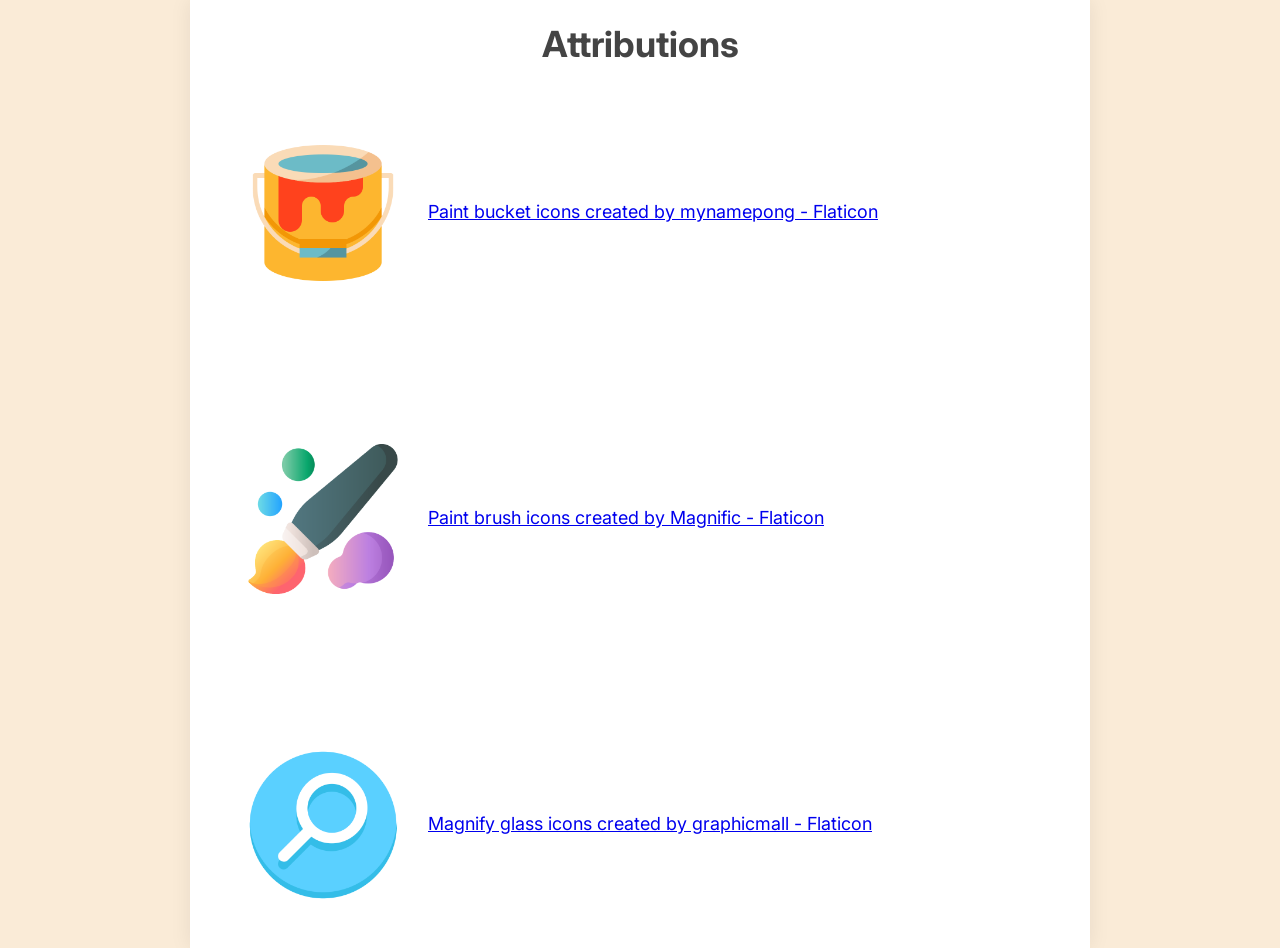
<file: src/main/resources/static/credits.html>
<!doctype html>
<html lang="en">
<head>
    <meta charset="UTF-8">
    <meta name="viewport"
          content="width=device-width, user-scalable=no, initial-scale=1.0, maximum-scale=1.0, minimum-scale=1.0">
    <title>Credits</title>
    <link rel="stylesheet" href="css/credits.css">
</head>
<body>
    <h1>Attributions</h1>
    <div class="container">
        <div class="attribution-container">
            <img src="img/bucket.png" alt="Paint Bucket">
            <a href="https://www.flaticon.com/free-icons/paint-bucket" title="paint bucket icons">Paint bucket icons created by mynamepong - Flaticon</a>
        </div>
        <div class="attribution-container">
            <img src="img/paint.png" alt="Paint Brush">
            <a href="https://www.flaticon.com/free-icons/paint-brush" title="paint brush icons">Paint brush icons created by Magnific - Flaticon</a>
        </div>
        <div class="attribution-container">
            <img src="img/magnify.png" alt="Magnifying Glass">
            <a href="https://www.flaticon.com/free-icons/magnify-glass" title="Magnify Glass icons">Magnify glass icons created by graphicmall - Flaticon</a>
        </div>
    </div>
</body>
</html>
</file>
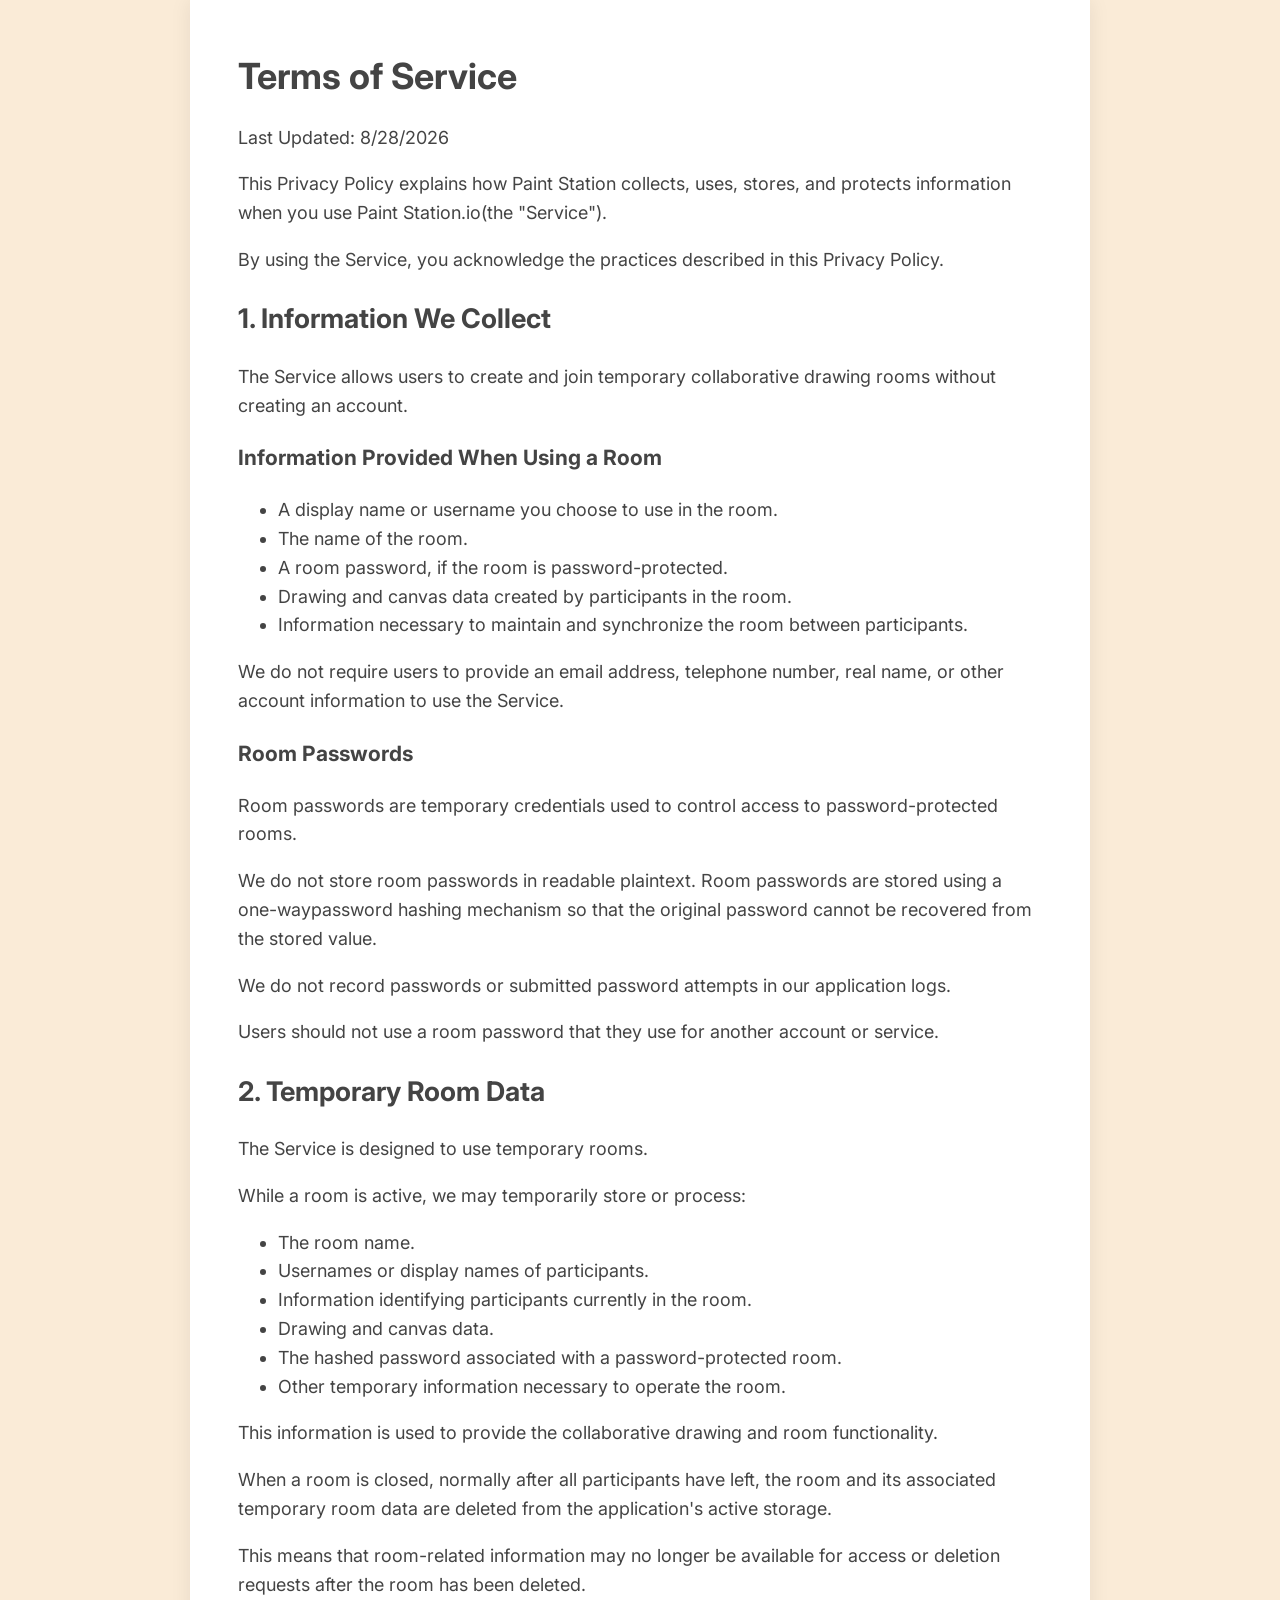
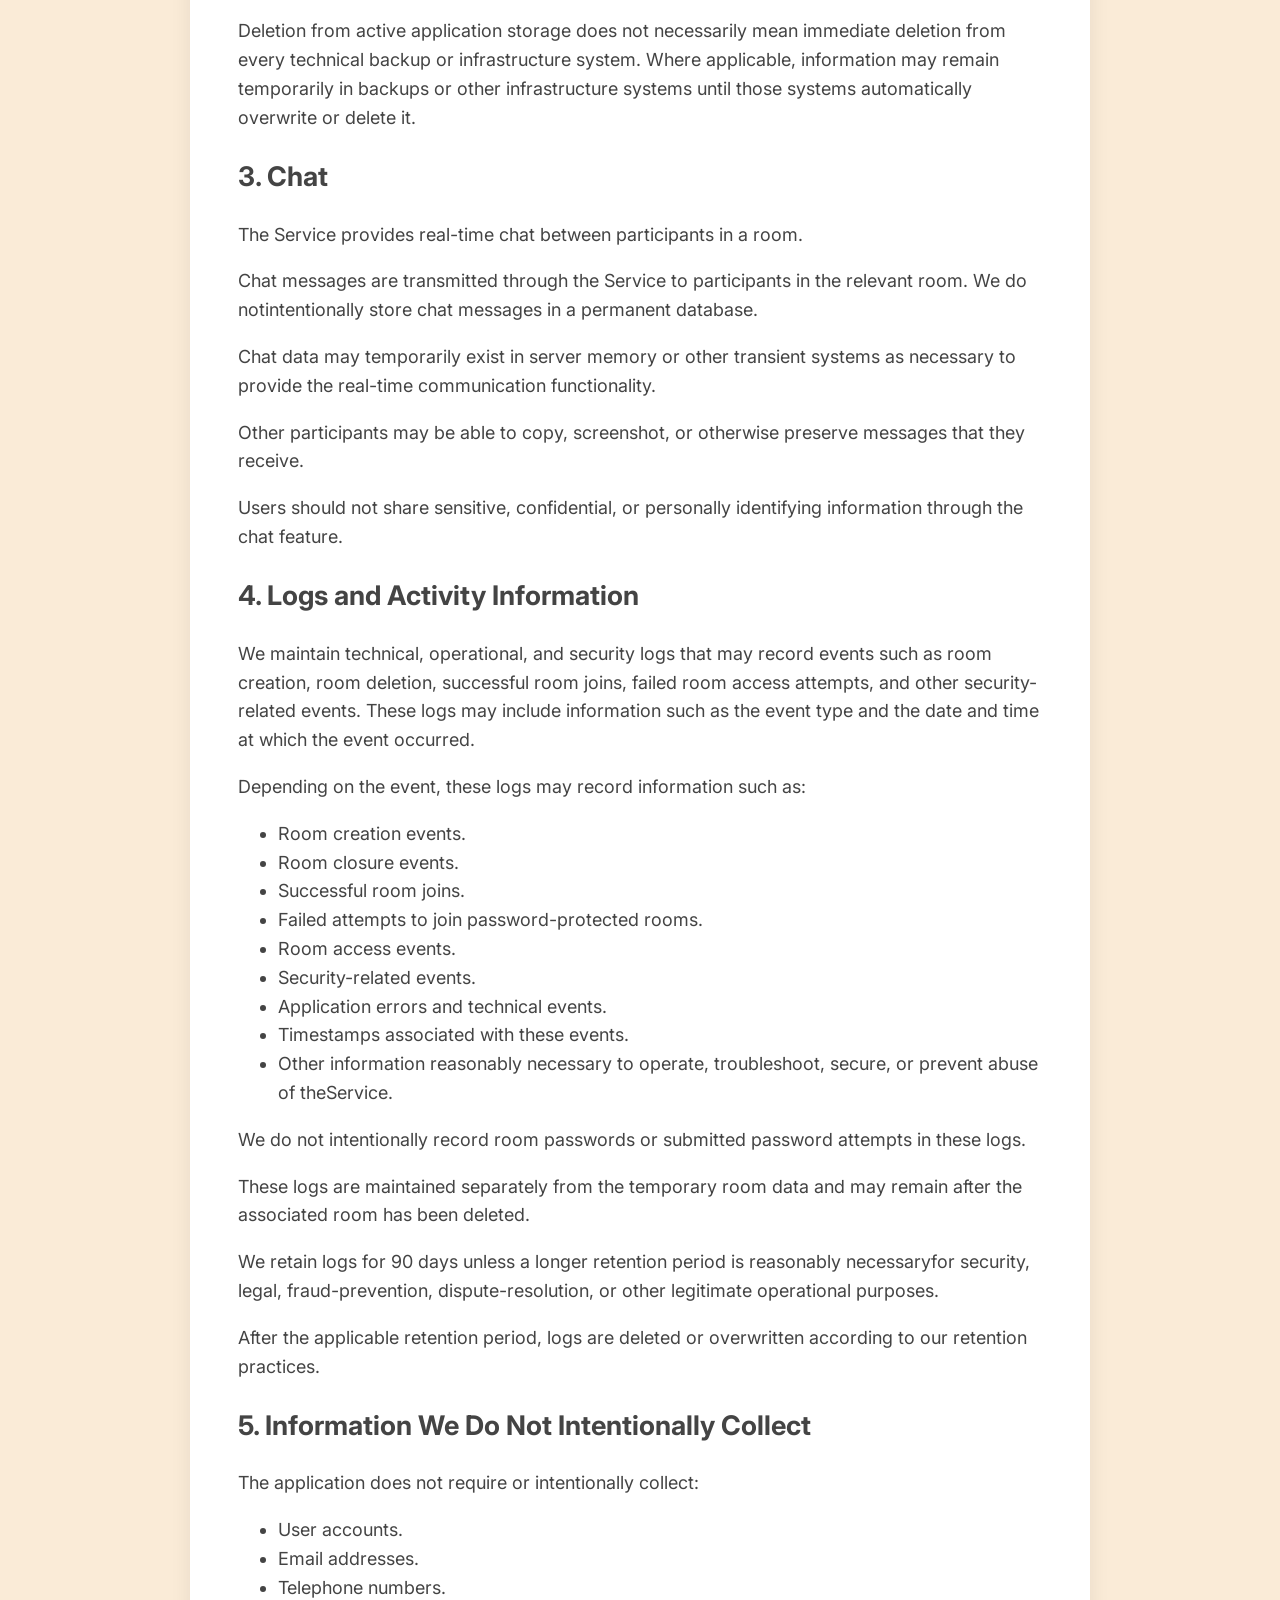
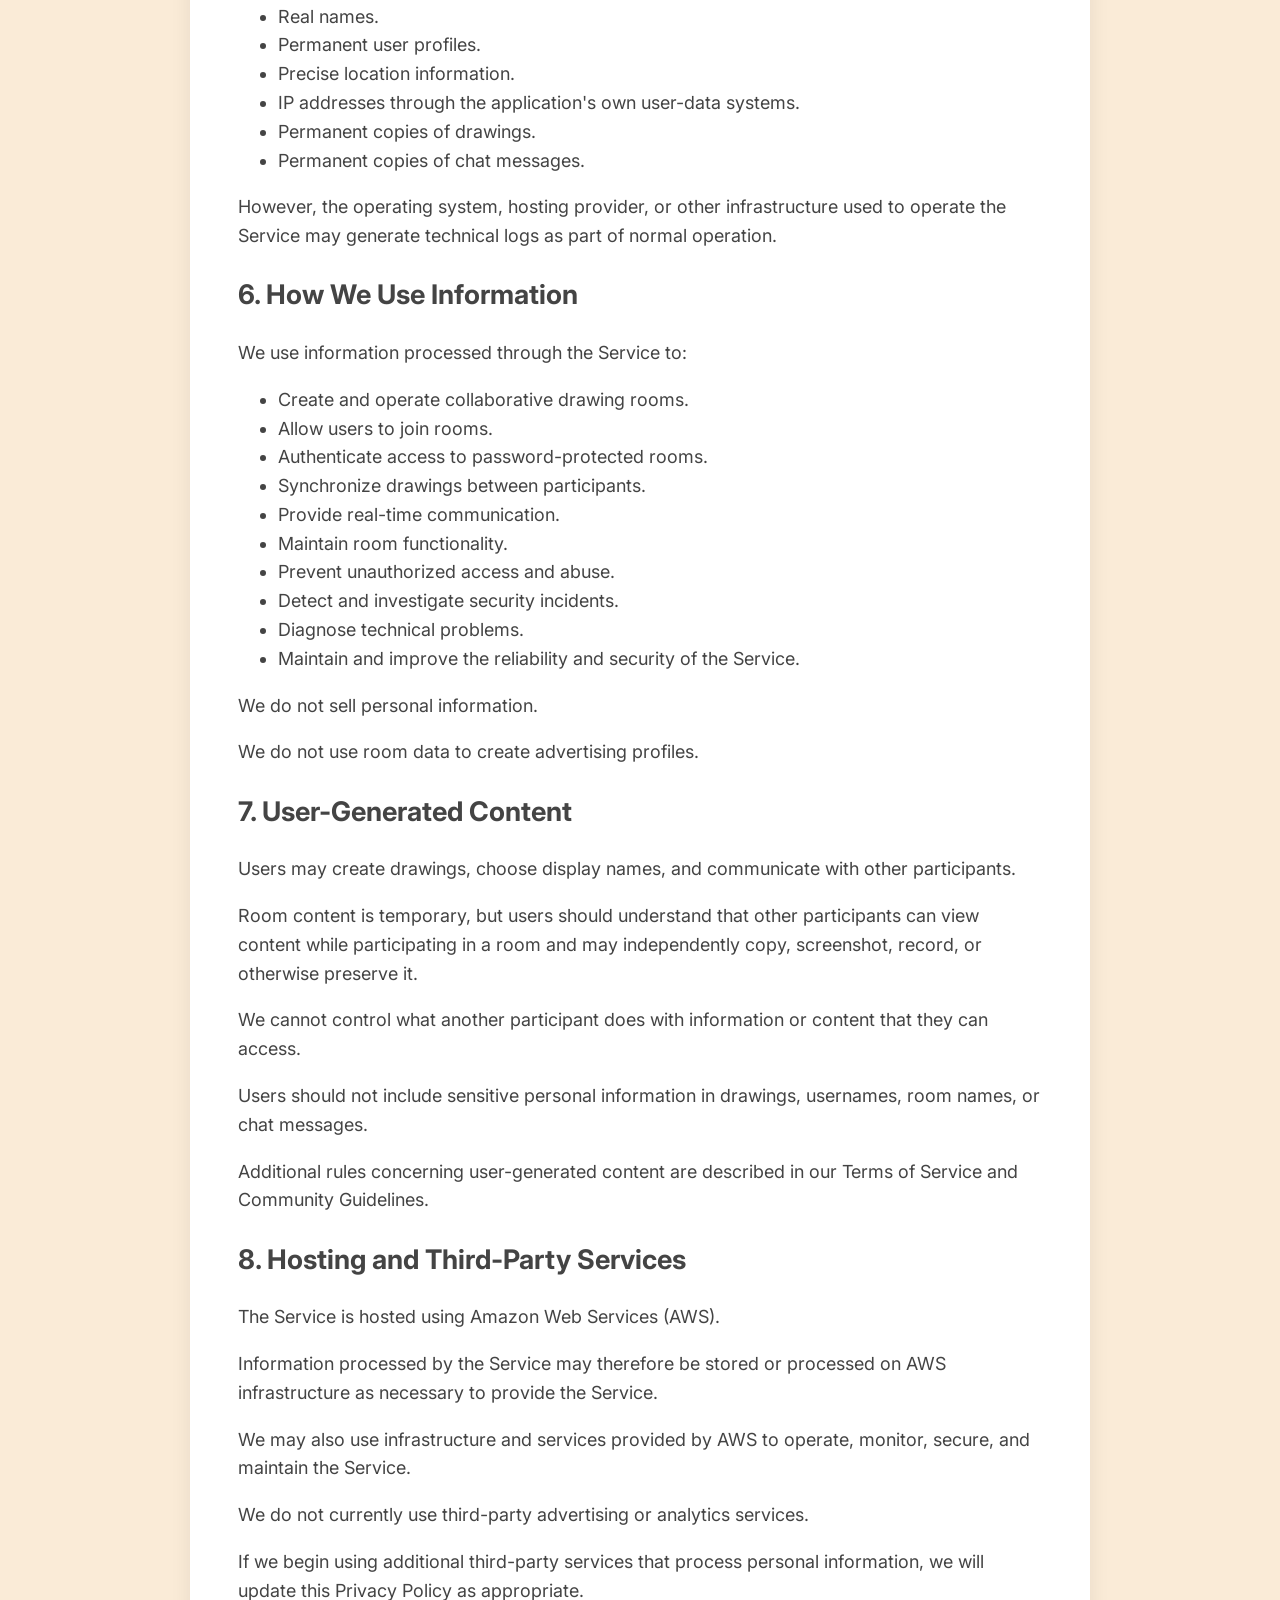
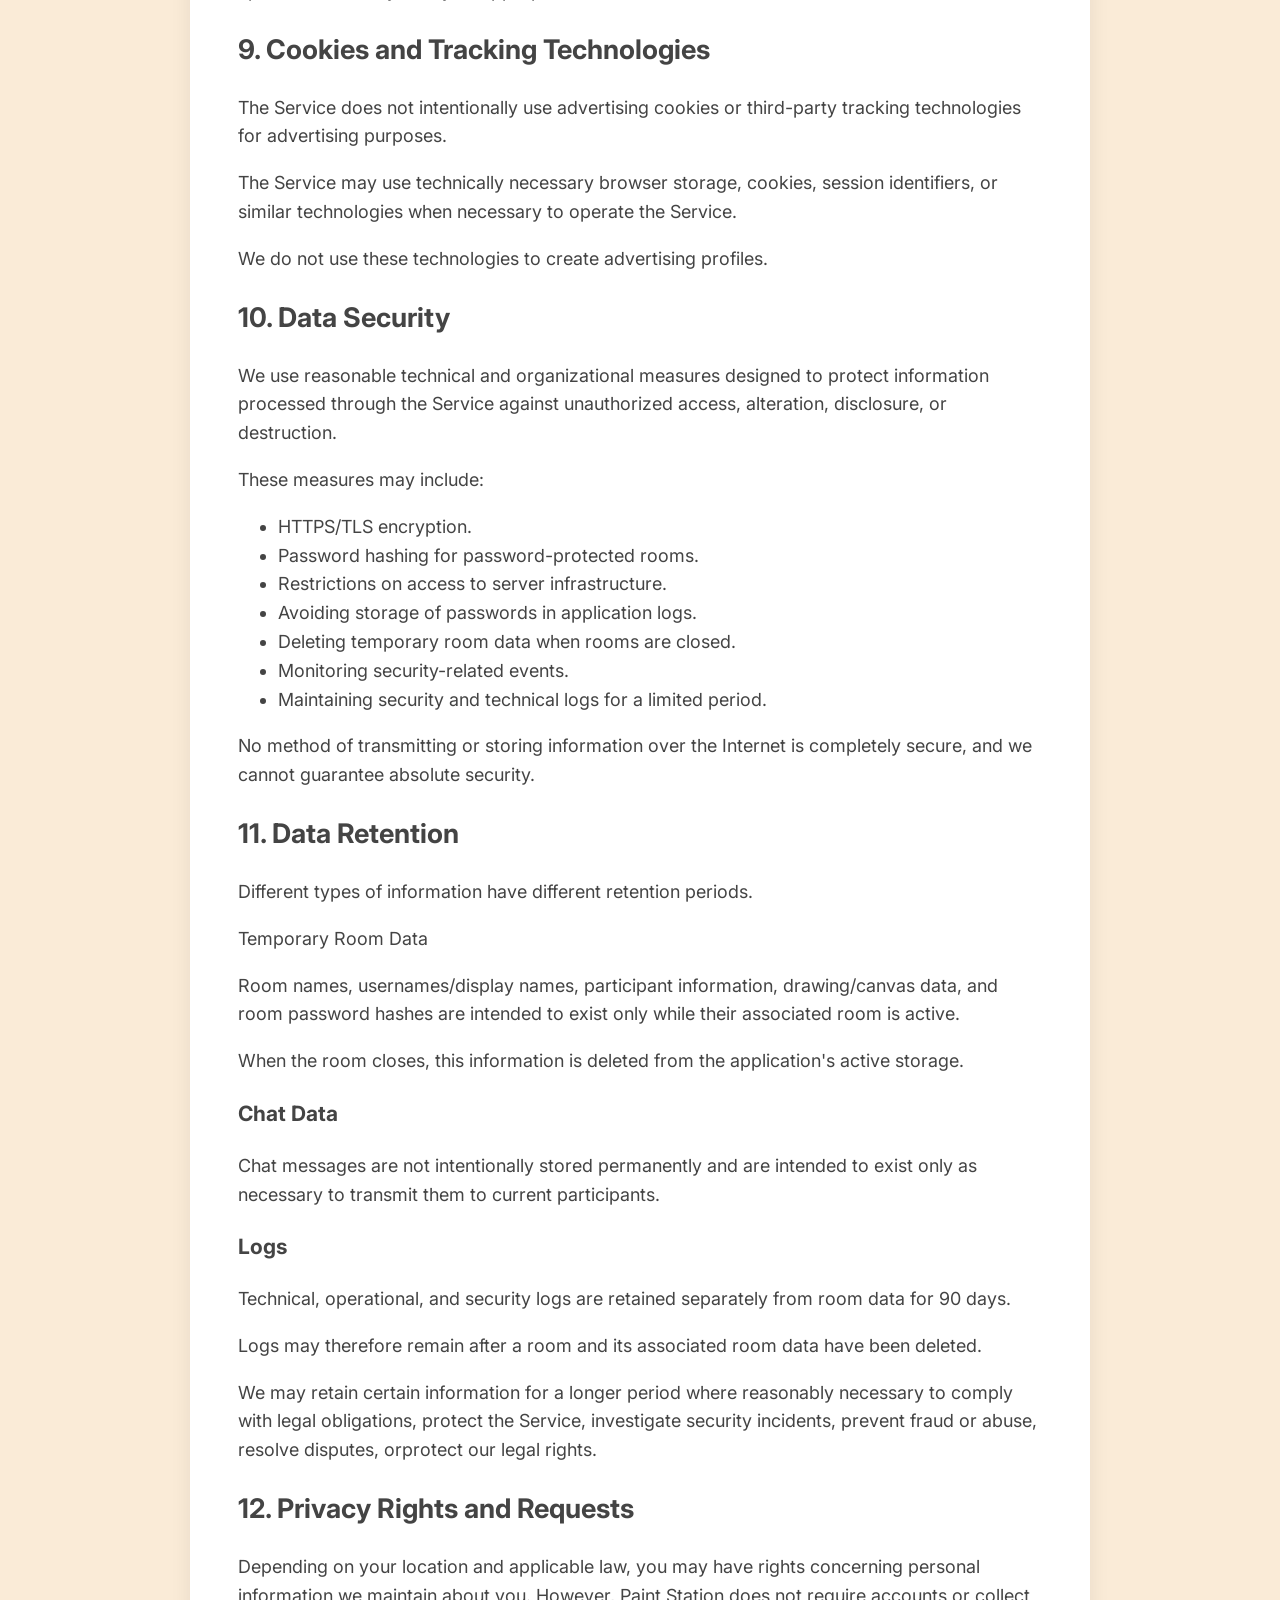
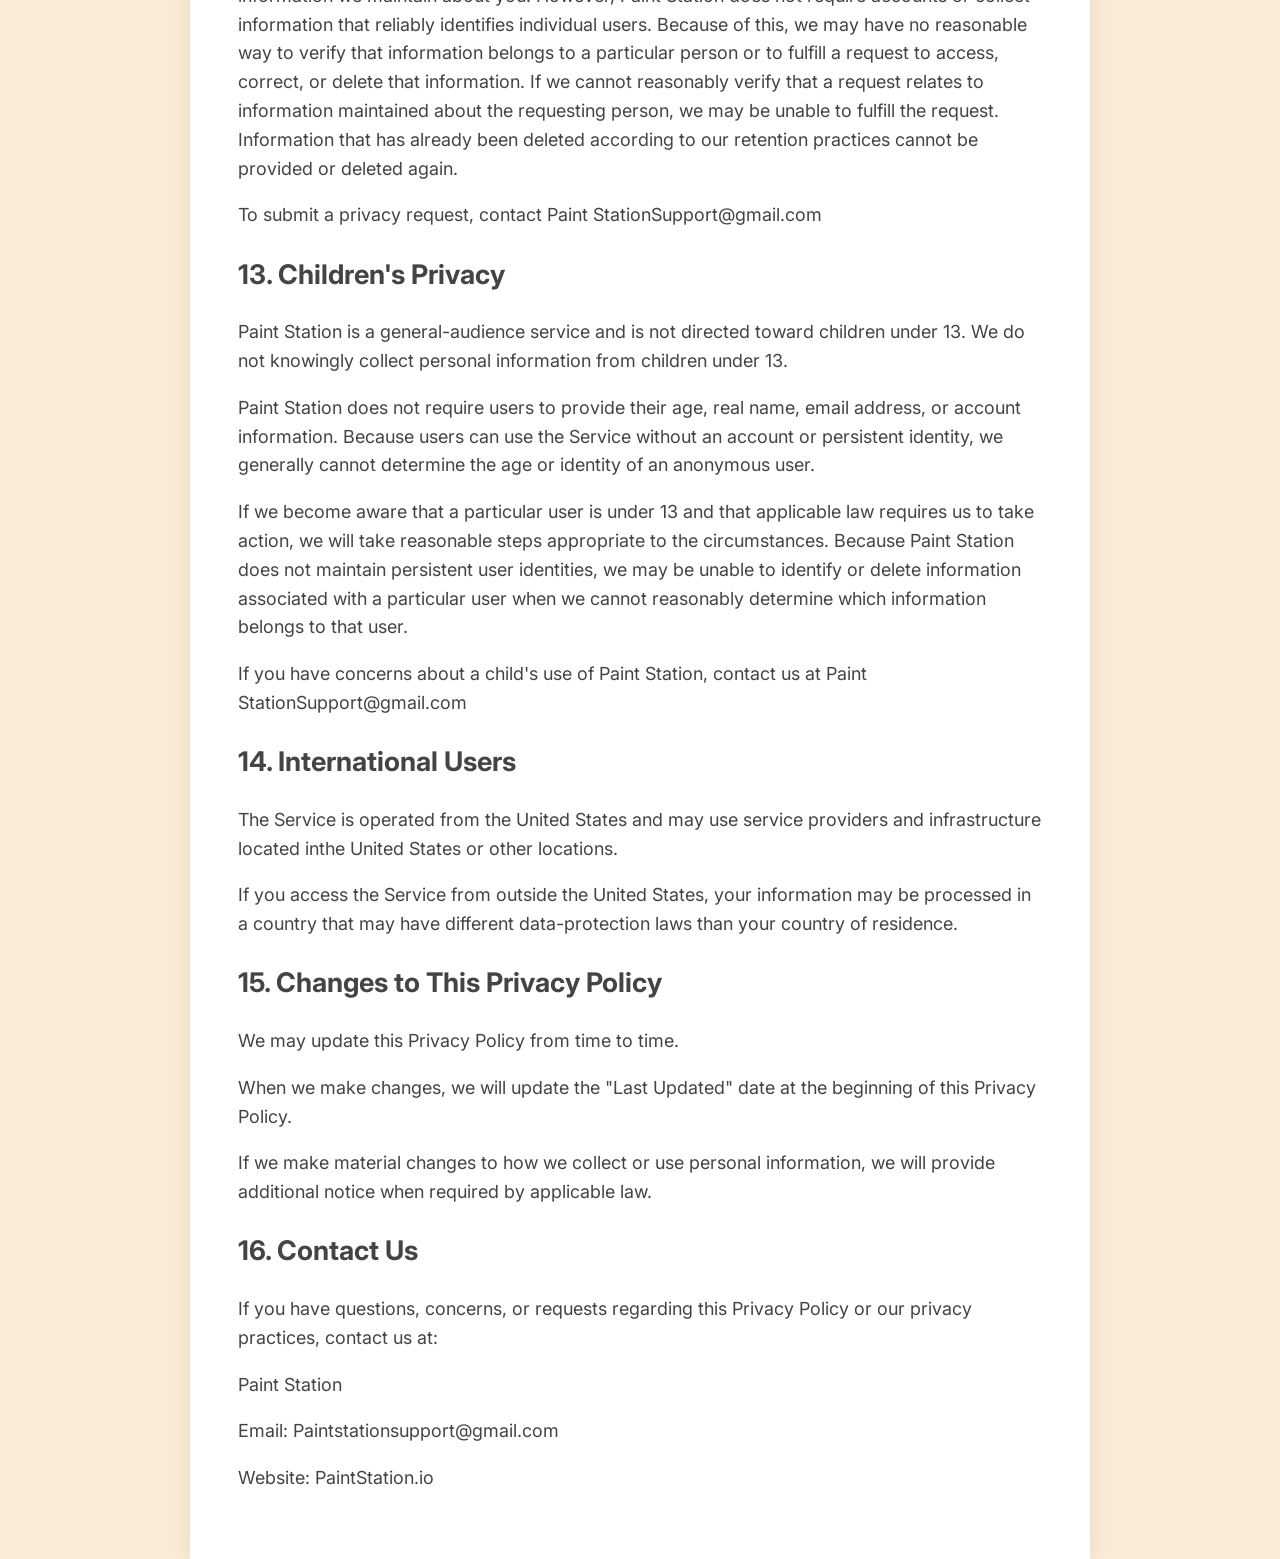
<file: src/main/resources/static/privacy-policy.html>
<!doctype html>
<html lang="en">
<head>
    <meta charset="UTF-8">
    <meta name="viewport" content="width=device-width, user-scalable=no, initial-scale=1.0, maximum-scale=1.0, minimum-scale=1.0">
    <title>Privacy Policy</title>
    <link rel="stylesheet" href="css/privacy-policy.css">
</head>
<body>

    <h1>Terms of Service</h1>
    <section>
        <p>Last Updated: 8/28/2026</p>
        <p>
            This Privacy Policy explains how Paint Station collects, uses, stores,
            and protects information when you use Paint Station.io(the "Service").
        </p>
        <p>By using the Service, you acknowledge the practices described in this Privacy Policy.</p>
    </section>
    <section>
        <h2>1. Information We Collect</h2>
        <p>The Service allows users to create and join temporary collaborative drawing rooms without creating an account.</p>
        <h3>Information Provided When Using a Room</h3>
        <ul>
            <li>A display name or username you choose to use in the room.</li>
            <li>The name of the room.</li>
            <li>A room password, if the room is password-protected.</li>
            <li>Drawing and canvas data created by participants in the room.</li>
            <li>Information necessary to maintain and synchronize the room between participants.</li>
        </ul>
        <p>
            We do not require users to provide an email address, telephone number, real name,
            or other account information to use the Service.
        </p>
        <h3>Room Passwords</h3>
        <p>Room passwords are temporary credentials used to control access to password-protected rooms.</p>
        <p>
            We do not store room passwords in readable plaintext. Room passwords are stored using
            a one-waypassword hashing mechanism so that the original password cannot be recovered
            from the stored value.
        </p>
        <p>
            We do not record passwords or submitted password attempts in our application logs.
        </p>
        <p>Users should not use a room password that they use for another account or service.</p>
    </section>
        <h2>2. Temporary Room Data</h2>
        <p>The Service is designed to use temporary rooms.</p>
        <p>While a room is active, we may temporarily store or process:</p>
    <section>
        <ul>
            <li>The room name.</li>
            <li>Usernames or display names of participants.</li>
            <li>Information identifying participants currently in the room.</li>
            <li>Drawing and canvas data.</li>
            <li>The hashed password associated with a password-protected room.</li>
            <li>Other temporary information necessary to operate the room.</li>
        </ul>
        <p>This information is used to provide the collaborative drawing and room functionality.</p>
        <p>
            When a room is closed, normally after all participants have left, the room and its
            associated temporary room data are deleted from the application's active storage.
        </p>
        <p>
            This means that room-related information may no longer be available for access
            or deletion requests after the room has been deleted.
        </p>
        <p>
            Deletion from active application storage does not necessarily mean immediate deletion
            from every technical backup or infrastructure system. Where applicable, information
            may remain temporarily in backups or other infrastructure systems until those systems
            automatically overwrite or delete it.
        </p>
    </section>
    <section>
        <h2>3. Chat</h2>
        <p>The Service provides real-time chat between participants in a room.</p>
        <p>
            Chat messages are transmitted through the Service to participants in the relevant room.
            We do notintentionally store chat messages in a permanent database.
        </p>
        <p>
            Chat data may temporarily exist in server memory or other transient systems
            as necessary to provide the real-time communication functionality.
        </p>
        <p>Other participants may be able to copy, screenshot, or otherwise preserve messages that they receive.</p>
        <p>Users should not share sensitive, confidential, or personally identifying information through the chat feature.</p>
    </section>
    <section>
        <h2>4. Logs and Activity Information</h2>
        <p>
            We maintain technical, operational, and security logs that may record events such
            as room creation, room deletion, successful room joins, failed room access attempts,
            and other security-related events. These logs may include information such as the
            event type and the date and time at which the event occurred.
        </p>
        <p>Depending on the event, these logs may record information such as:</p>
        <ul>
            <li>Room creation events.</li>
            <li>Room closure events.</li>
            <li>Successful room joins.</li>
            <li>Failed attempts to join password-protected rooms.</li>
            <li>Room access events.</li>
            <li>Security-related events.</li>
            <li>Application errors and technical events.</li>
            <li>Timestamps associated with these events.</li>
            <li>Other information reasonably necessary to operate, troubleshoot, secure, or prevent abuse of theService.</li>
        </ul>
        <p>We do not intentionally record room passwords or submitted password attempts in these logs.</p>
        <p>
            These logs are maintained separately from the temporary room data and may remain
            after the associated room has been deleted.
        </p>
        <p>
            We retain logs for 90 days unless a longer retention period
            is reasonably necessaryfor security, legal, fraud-prevention,
            dispute-resolution, or other legitimate operational purposes.
        </p>
        <p>
            After the applicable retention period, logs are deleted or
            overwritten according to our retention practices.
        </p>
    </section>
    <section>
        <h2>5. Information We Do Not Intentionally Collect</h2>
        <p>The application does not require or intentionally collect:</p>
        <ul>
            <li>User accounts.</li>
            <li>Email addresses.</li>
            <li>Telephone numbers.</li>
            <li>Real names.</li>
            <li>Permanent user profiles.</li>
            <li>Precise location information.</li>
            <li>IP addresses through the application's own user-data systems.</li>
            <li>Permanent copies of drawings.</li>
            <li>Permanent copies of chat messages.</li>
        </ul>
        <p>
            However, the operating system, hosting provider, or other infrastructure used to operate
            the Service may generate technical logs as part of normal operation.
        </p>
    </section>
    <section>
        <h2>6. How We Use Information</h2>
        <p>We use information processed through the Service to:</p>
        <ul>
            <li>Create and operate collaborative drawing rooms.</li>
            <li>Allow users to join rooms.</li>
            <li>Authenticate access to password-protected rooms.</li>
            <li>Synchronize drawings between participants.</li>
            <li>Provide real-time communication.</li>
            <li>Maintain room functionality.</li>
            <li>Prevent unauthorized access and abuse.</li>
            <li>Detect and investigate security incidents.</li>
            <li>Diagnose technical problems.</li>
            <li>Maintain and improve the reliability and security of the Service.</li>
        </ul>
        <p>We do not sell personal information.</p>
        <p>We do not use room data to create advertising profiles.</p>
    </section>
    <section>
        <h2>7. User-Generated Content</h2>
        <p>Users may create drawings, choose display names, and communicate with other participants.</p>
        <p>
            Room content is temporary, but users should understand that other participants can
            view content while participating in a room and may independently copy, screenshot,
            record, or otherwise preserve it.
        </p>
        <p>
            We cannot control what another participant does with information or content that they can access.
        </p>
        <p>
            Users should not include sensitive personal information in drawings, usernames,
            room names, or chat messages.
        </p>
        <p>
            Additional rules concerning user-generated content are described in our
            Terms of Service and Community Guidelines.
        </p>
    </section>
    <section>
        <h2>8. Hosting and Third-Party Services</h2>
        <p>The Service is hosted using Amazon Web Services (AWS).</p>
        <p>
            Information processed by the Service may therefore be stored
            or processed on AWS infrastructure as necessary to provide the Service.
        </p>
        <p>
            We may also use infrastructure and services provided by AWS
            to operate, monitor, secure, and maintain the Service.
        </p>
        <p>We do not currently use third-party advertising or analytics services.</p>
        <p>
            If we begin using additional third-party services that process personal information,
            we will update this Privacy Policy as appropriate.
        </p>
    </section>
    <section>
        <h2>9. Cookies and Tracking Technologies</h2>
        <p>
            The Service does not intentionally use advertising cookies or
            third-party tracking technologies for advertising purposes.
        </p>
        <p>
            The Service may use technically necessary browser storage, cookies, session identifiers,
            or similar technologies when necessary to operate the Service.
        </p>
        <p>We do not use these technologies to create advertising profiles.</p>
    </section>
    <section>
        <h2>10. Data Security</h2>
        <p>
            We use reasonable technical and organizational measures designed to protect
            information processed through the Service against unauthorized access,
            alteration, disclosure, or destruction.
        </p>
        <p>These measures may include:</p>
        <ul>
            <li>HTTPS/TLS encryption.</li>
            <li>Password hashing for password-protected rooms.</li>
            <li>Restrictions on access to server infrastructure.</li>
            <li>Avoiding storage of passwords in application logs.</li>
            <li>Deleting temporary room data when rooms are closed.</li>
            <li>Monitoring security-related events.</li>
            <li>Maintaining security and technical logs for a limited period.</li>
        </ul>
        <p>No method of transmitting or storing information over the Internet is completely secure,
            and we cannot guarantee absolute security.</p>
    </section>
    <section>
        <h2>11. Data Retention</h2>
        <p>Different types of information have different retention periods.</p>
        Temporary Room Data</h3>
        <p>
            Room names, usernames/display names, participant information, drawing/canvas data,
            and room password hashes are intended to exist only while their associated room is active.
        </p>
        <p>When the room closes, this information is deleted from the application's active storage.</p>
        <h3>Chat Data</h3>
        <p>
            Chat messages are not intentionally stored permanently and are intended
            to exist only as necessary to transmit them to current participants.
        </p>
        <h3>Logs</h3>
        <p>
            Technical, operational, and security logs are retained separately
            from room data for 90 days.
        </p>
        <p>Logs may therefore remain after a room and its associated room data have been deleted.</p>
        <p>
            We may retain certain information for a longer period where reasonably necessary to comply
            with legal obligations, protect the Service, investigate security incidents, prevent
            fraud or abuse, resolve disputes, orprotect our legal rights.
        </p>
    </section>
    <section>
        <h2>12. Privacy Rights and Requests</h2>
        <p>
            Depending on your location and applicable law, you may have
            rights concerning personal information we maintain about you.
            However, Paint Station does not require accounts or collect information
            that reliably identifies individual users. Because of this, we may have
            no reasonable way to verify that information belongs to a particular person
            or to fulfill a request to access, correct, or delete that information.
            If we cannot reasonably verify that a request relates to information
            maintained about the requesting person, we may be unable to fulfill the
            request. Information that has already been deleted according to our retention
            practices cannot be provided or deleted again.
        </p>
        <p>To submit a privacy request, contact Paint StationSupport@gmail.com</p>
    </section>
    <section>
        <h2>13. Children's Privacy</h2>
        <p>
            Paint Station is a general-audience service and is not directed toward
            children under 13. We do not knowingly collect personal information
            from children under 13.
        </p>
        <p>
            Paint Station does not require users to provide their age, real name, email address,
            or account information. Because users can use the Service without an account or
            persistent identity, we generally cannot determine the age or identity of an anonymous user.
        </p>
        <p>
            If we become aware that a particular user is under 13 and that applicable
            law requires us to take action, we will take reasonable steps appropriate
            to the circumstances. Because Paint Station does not maintain persistent user
            identities, we may be unable to identify or delete information associated with
            a particular user when we cannot reasonably determine which information belongs
            to that user.
        </p>
        <p>If you have concerns about a child's use of Paint Station,
            contact us at Paint StationSupport@gmail.com</p>
    </section>
    <section>
        <h2>14. International Users</h2>
        <p>
            The Service is operated from the United States and may use
            service providers and infrastructure located inthe United States
            or other locations.
        </p>
        <p>
            If you access the Service from outside the United States, your information may be processed
            in a country that may have different data-protection laws than your country of residence.
        </p>

    </section>
    <section>
        <h2>15. Changes to This Privacy Policy</h2>
        <p>We may update this Privacy Policy from time to time.</p>
        <p>
            When we make changes, we will update the "Last Updated"
            date at the beginning of this Privacy Policy.
        </p>
        <p>
            If we make material changes to how we collect
            or use personal information, we will provide additional
            notice when required by applicable law.
        </p>
    </section>
    <section>
        <h2>16. Contact Us</h2>
        <p>
            If you have questions, concerns,
            or requests regarding this Privacy Policy or our privacy practices, contact us at:
        </p>
        <p>Paint Station</p>
        <p>Email: Paintstationsupport@gmail.com</p>
        <p>Website: PaintStation.io</p>
    </section>
</body>
</html>
</file>
<file: src/main/resources/static/css/credits.css>
@import url('https://fonts.googleapis.com/css2?family=Inter:wght@400;500;600;700&display=swap');

* {
    box-sizing: border-box;
    font-family: 'Inter', 'Times New Roman';
}

:root {
    --primary-box-shadow: 0 0 20px rgba(0, 0, 0, .08);
}

html {
    background-color: antiquewhite;
}

h1 {
    margin: 0;
    padding: 1rem;
    text-align: center;
}

body {
    background-color: white;
    box-shadow: var(--primary-box-shadow);
    color: #444;
    font-size: 18px;
    line-height: 1.6;
    margin: 0 auto;
    max-width: 900px;
    min-height: 100vh;
    padding: 0 10px;
}

.attribution-container {
    align-items: center;
    display: flex;
    gap: 30px;
    padding: 3rem;
}

.container {
    display: flex;
    flex-direction: column;
    gap: 60px;
}

img {
    max-height: 150px;
}
</file>
<file: src/main/resources/static/css/privacy-policy.css>
@import url('https://fonts.googleapis.com/css2?family=Inter:wght@400;500;600;700&display=swap');

* {
    box-sizing: border-box;
    font-family: 'Inter', 'Times New Roman';
}

:root {
    --primary-box-shadow: 0 0 20px rgba(0, 0, 0, .08);
}

html {
    background-color: antiquewhite;
}

h1 {
    margin: 0;
}

body {
    background-color: white;
    box-shadow: var(--primary-box-shadow);
    color: #444;
    font-size: 18px;
    line-height: 1.6;
    margin: 0 auto;
    max-width: 900px;
    min-height: 100vh;
    padding: 3rem;
}
</file>
